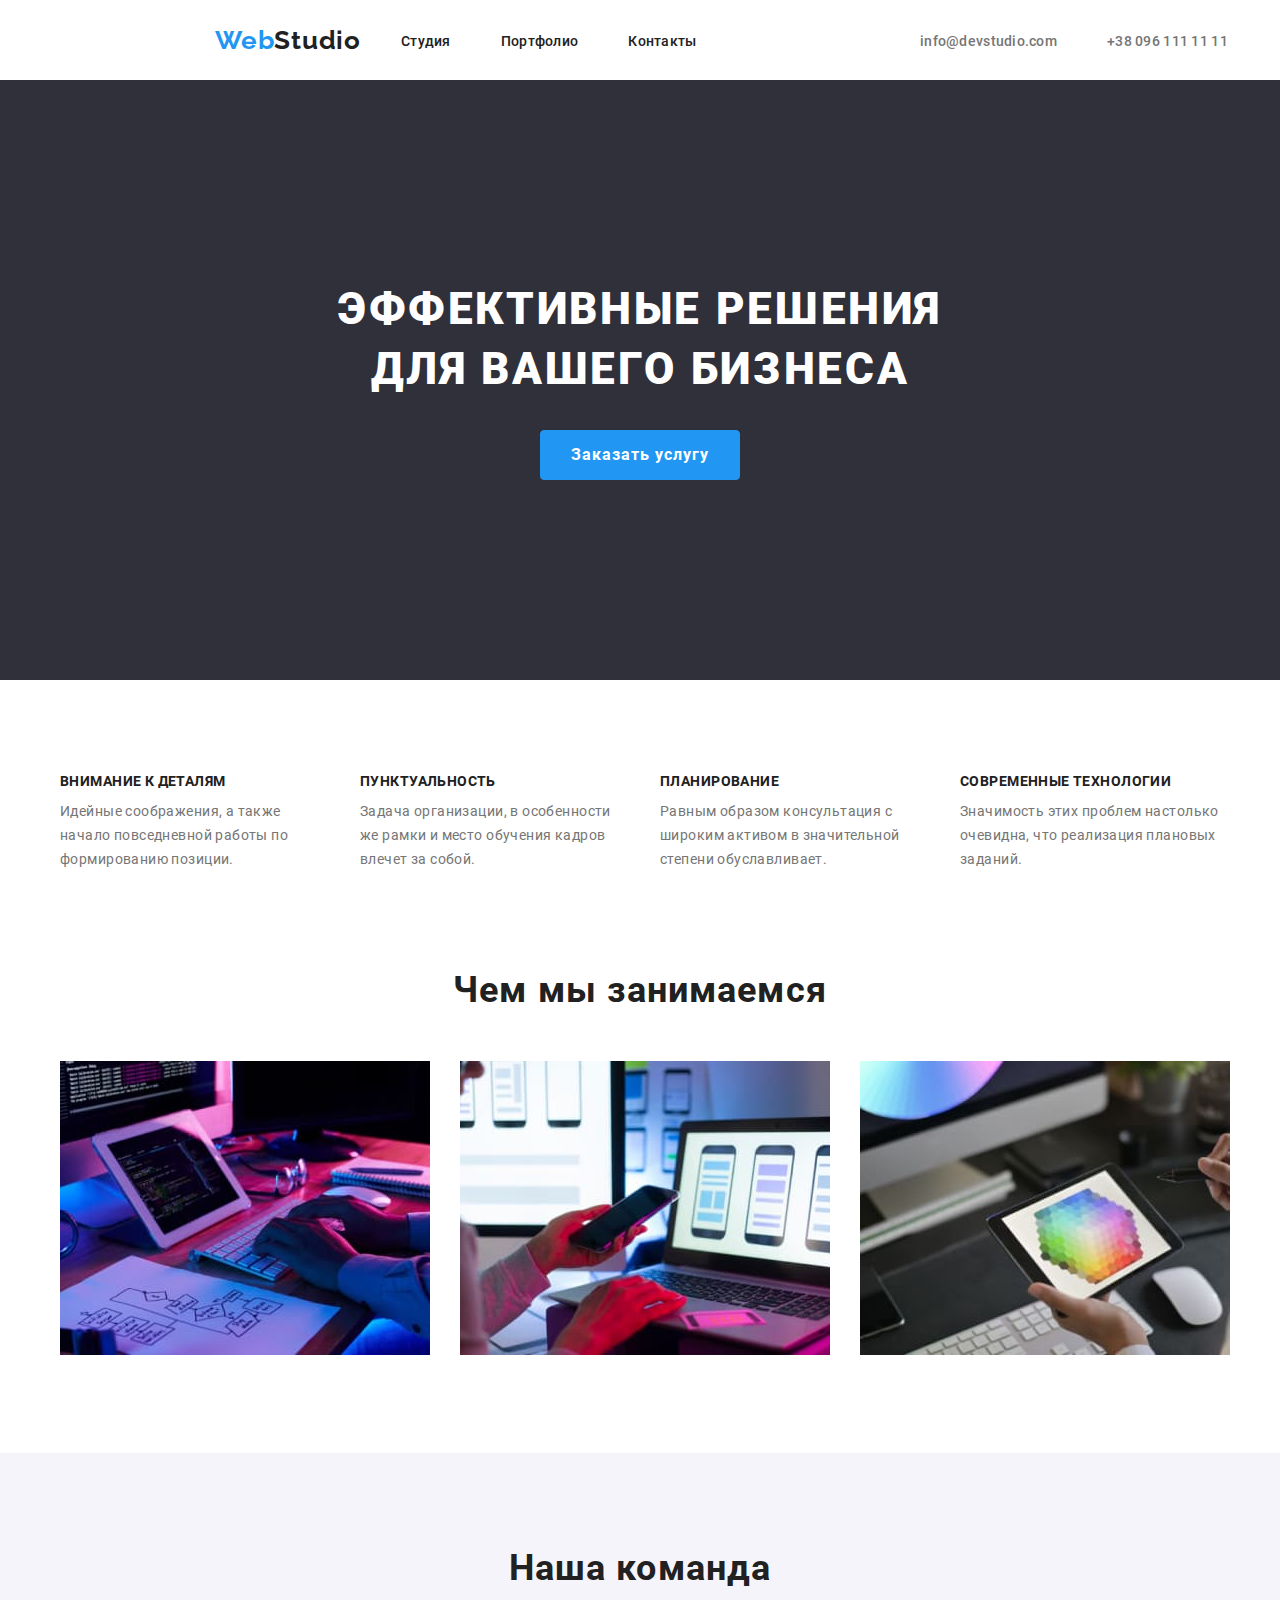
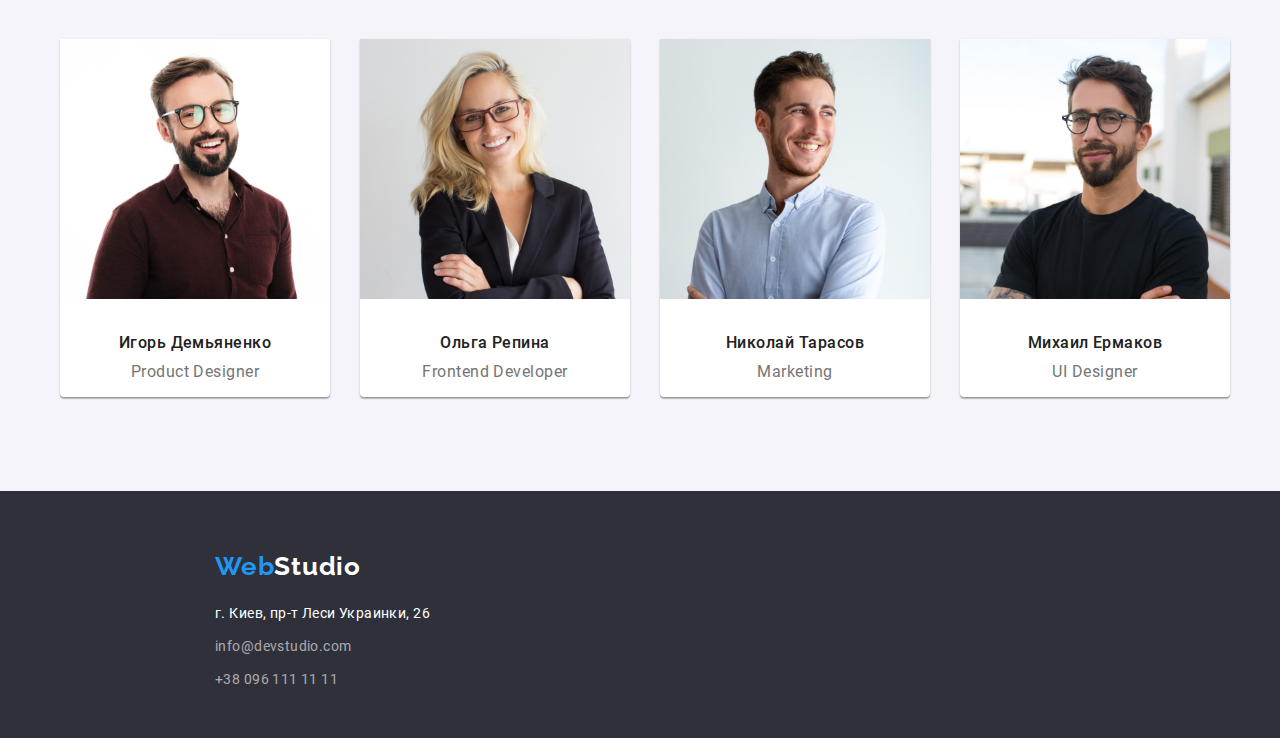
<file: index.html>
<!DOCTYPE html>
<html lang="ru">

<head>
    <meta charset="UTF-8">
    <meta http-equiv="X-UA-Compatible" content="IE=edge">
    <meta name="viewport" content="width=device-width, initial-scale=1.0">
    <title>Web Studio</title>

    <link rel="stylesheet" href="css/fonts.css">
    <link rel="stylesheet" href="css/styles.css">
</head>

<body>
    <header class="header">
        <div class="header-container">
            <nav class="header-navbar">
                <a class="logo logo-header" href="#">
                    <span>Web</span><span>Studio</span>
                </a>
                <ul class="nav-menu">
                    <li class="nav-item"><a href="index.html">Студия</a></li>
                    <li class="nav-item"><a href="portfolio.html">Портфолио</a></li>
                    <li class="nav-item"><a href="#">Контакты</a></li>
                </ul>
            </nav>
            <ul class="header-contact-list">
                <li class="contact-item">
                    <a href="mailto:info@devstudio.com">info@devstudio.com</a>
                </li>
                <li class="contact-item">
                    <a href="tel:+380961111111">+38 096 111 11 11</a>
                </li>
            </ul>
        </div>
    </header>
    <main>
        <section class="hero">
            <h1 class="hero-title">Эффективные решения для вашего бизнеса</h1>
            <button class="btn order-btn" type="button">Заказать услугу</button>
        </section>
        <section class="details">
            <ul class="detail-list">
                <li class="detail-item">
                    <h3 class="detail-title">Внимание к деталям</h3>
                    <p class="detail-descr">Идейные соображения, а также начало повседневной работы по формированию позиции.</p>
                </li>
                <li class="detail-item">
                    <h3 class="detail-title">Пунктуальность</h3>
                    <p class="detail-descr">Задача организации, в особенности же рамки и место обучения кадров влечет за собой.</p>
                </li>
                <li class="detail-item">
                    <h3 class="detail-title">Планирование</h3>
                    <p class="detail-descr">Равным образом консультация с широким активом в значительной степени обуславливает.</p>
                </li>
                <li class="detail-item">
                    <h3 class="detail-title">Современные технологии</h3>
                    <p class="detail-descr">Значимость этих проблем настолько очевидна, что реализация плановых заданий.</p>
                </li>
            </ul>
        </section>
        <section class="activity">
            <h2 class="activity-title">Чем мы занимаемся</h2>
            <ul class="img-activity-container">
                <li class="activity-item">
                    <img src="images/development.jpg" alt="Разработка" width="370">
                </li>
                <li class="activity-item">
                    <img src="images/web-ui.jpg" alt="Верстка" width="370">
                </li>
                <li class="activity-item">
                    <img src="images/design.jpg" alt="Веб-дизайн" width="370">
                </li>
            </ul>
        </section>
        <section class="team">
            <h2 class="team-title">Наша команда</h2>
            <ul class="img-team-container">
                <li class="team-item">
                    <img src="images/product-designer.jpg" alt="Игорь Демьяненко, Product Designer" width="270">
                    <p class="teammate">Игорь Демьяненко</p>
                    <p class="position">Product Designer</p>
                </li>
                <li class="team-item">
                    <img src="images/frontend-developer.jpg" alt="Ольга Репина, Frontend Developer" width="270">
                    <p class="teammate">Ольга Репина</p>
                    <p class="position">Frontend Developer</p>
                </li>
                <li class="team-item">
                    <img src="images/marketing.jpg" alt="Николай Тарасов, Marketing" width="270">
                    <p class="teammate">Николай Тарасов</p>
                    <p class="position">Marketing</p>
                </li>
                <li class="team-item">
                    <img src="images/ui-designer.jpg" alt="Михаил Ермаков, UI Designer" width="270">
                    <p class="teammate">Михаил Ермаков</p>
                    <p class="position">UI Designer</p>
                </li>
            </ul>
        </section>
    </main>
    <footer class="footer">
        <a href="#" class="logo logo-footer">
            <span>Web</span><span>Studio</span>
        </a>
        <address class="footer-address">
          <ul class="address-list">
              <li class="address-item"><a class="footer-link address-link" href="#">г. Киев, пр-т Леси Украинки, 26</a></li>
              <li class="address-item"><a class="footer-link" href="mailto:info@devstudio.com">info@devstudio.com</a> </li>
              <li class="address-item"><a class="footer-link" href="tel:+380961111111">+38 096 111 11 11</a> </li>
          </ul>
      </address>
    </footer>
</body>

</html>
</file>
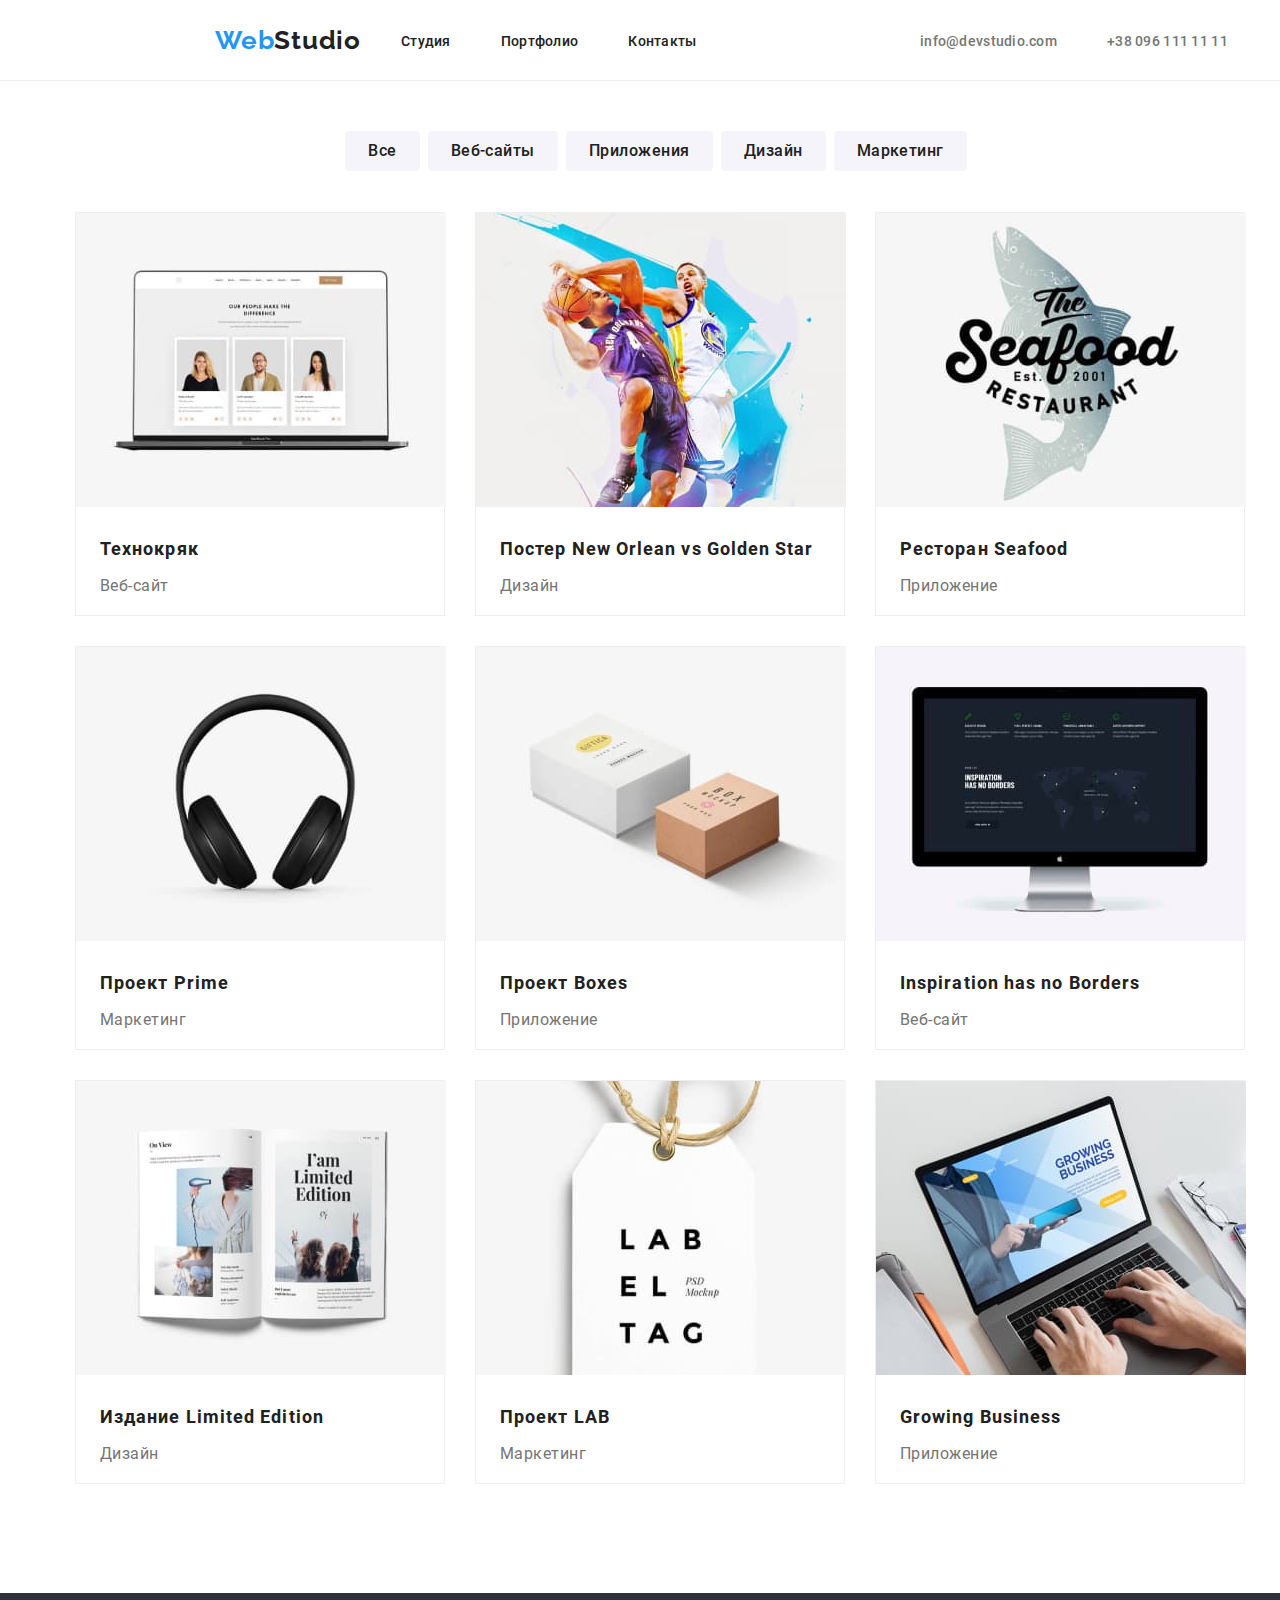
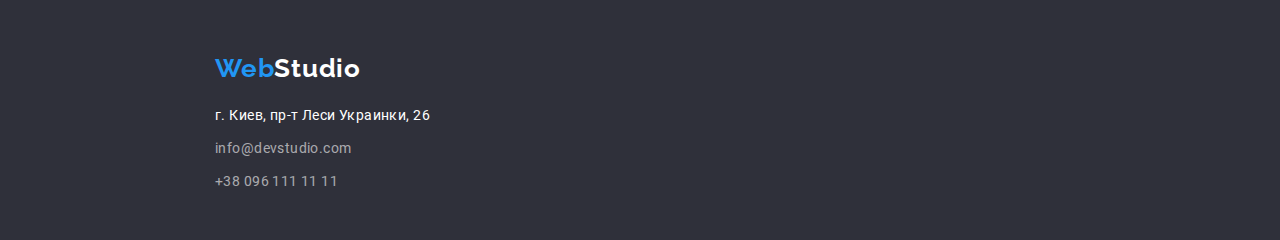
<file: portfolio.html>
<!DOCTYPE html>
<html lang="ru">

<head>
    <meta charset="UTF-8">
    <meta http-equiv="X-UA-Compatible" content="IE=edge">
    <meta name="viewport" content="width=device-width, initial-scale=1.0">
    <title>Portfolio</title>
    <link rel="stylesheet" href="css/fonts.css">
    <link rel="stylesheet" href="css/styles.css">
</head>

<body>
    <header class="header header-border-bottom">
        <div class="header-container">
            <nav class="header-navbar">
                <a class="logo logo-header" href="#">
                    <span>Web</span><span>Studio</span>
                </a>
                <ul class="nav-menu">
                    <li class="nav-item"><a href="index.html">Студия</a></li>
                    <li class="nav-item"><a href="portfolio.html">Портфолио</a></li>
                    <li class="nav-item"><a href="#">Контакты</a></li>
                </ul>
            </nav>
            <ul class="header-contact-list">
                <li class="contact-item">
                    <a href="mailto:info@devstudio.com">info@devstudio.com</a>
                </li>
                <li class="contact-item">
                    <a href="tel:+380961111111">+38 096 111 11 11</a>
                </li>
            </ul>
        </div>
    </header>
    <main class="main">
        <section class="works">
            <ul class="filter-buttons">
                <li class="filter-button-item">
                    <button type="button" class="btn btn-filter">Все</button>
                </li>
                <li class="filter-button-item">
                    <button type="button" class="btn btn-filter">Веб-сайты</button>
                </li>
                <li class="filter-button-item">
                    <button type="button" class="btn btn-filter">Приложения</button>
                </li>
                <li class="filter-button-item">
                    <button type="button" class="btn btn-filter">Дизайн</button>
                </li>
                <li class="filter-button-item">
                    <button type="button" class="btn btn-filter">Маркетинг</button>
                </li>
            </ul>
            <ul class="work-list">
                <li class="work-item">
                    <img src="images/portfolio/portfolio1.jpg" alt="Веб-сайт: Технокряк" width="370">
                    <h3 class="work-title">Технокряк</h3>
                    <p class="work-descr">Веб-сайт</p>
                </li>
                <li class="work-item">
                    <img src="images/portfolio/portfolio2.jpg" alt="Дизайн: Постер New Orlean vs Golden Star" width="370">
                    <h3 class="work-title">Постер New Orlean vs Golden Star</h3>
                    <p class="work-descr">Дизайн</p>
                </li>
                <li class="work-item">
                    <img src="images/portfolio/portfolio-1.jpg" alt="Приложение: Ресторан Seafood" width="370">
                    <h3 class="work-title">Ресторан Seafood</h3>
                    <p class="work-descr">Приложение</p>
                </li>
                <li class="work-item">
                    <img src="images/portfolio/portfolio-2.jpg" alt="Маркетинг: Проект Prime" width="370">
                    <h3 class="work-title">Проект Prime</h3>
                    <p class="work-descr">Маркетинг</p>
                </li>
                <li class="work-item">
                    <img src="images/portfolio/portfolio5.jpg" alt="Приложение: Проект Boxes" width="370">
                    <h3 class="work-title">Проект Boxes</h3>
                    <p class="work-descr">Приложение</p>
                </li>
                <li class="work-item">
                    <img src="images/portfolio/111.jpg" alt="Веб-сайт: Inspiration has no Borders" width="370">
                    <h3 class="work-title">Inspiration has no Borders</h3>
                    <p class="work-descr">Веб-сайт</p>
                </li>
                <li class="work-item">
                    <img src="images/portfolio/portfolio7.jpg" alt="Дизайн: Издание Limited Edition" width="370">
                    <h3 class="work-title">Издание Limited Edition</h3>
                    <p class="work-descr">Дизайн</p>
                </li>
                <li class="work-item">
                    <img src="images/portfolio/portfolio8.jpg" alt="Маркетинг: Проект LAB" width="370">
                    <h3 class="work-title">Проект LAB</h3>
                    <p class="work-descr">Маркетинг</p>
                </li>
                <li class="work-item">
                    <img src="images/portfolio/2910404.jpg" alt="Приложение: Growing Business" width="370">
                    <h3 class="work-title">Growing Business</h3>
                    <p class="work-descr">Приложение</p>
                </li>
            </ul>
        </section>
    </main>
    <footer class="footer">
        <a href="#" class="logo logo-footer">
            <span>Web</span><span>Studio</span>
        </a>
        <address class="footer-address">
            <ul class="address-list">
                <li class="address-item"><a class="footer-link address-link" href="#">г. Киев, пр-т Леси Украинки, 26</a></li>
                <li class="address-item"><a class="footer-link" href="mailto:info@devstudio.com">info@devstudio.com</a> </li>
                <li class="address-item"><a class="footer-link" href="tel:+380961111111">+38 096 111 11 11</a> </li>
            </ul>
        </address>
    </footer>
</body>

</html>
</file>
<file: css/fonts.css>
/* Roboto 400 cyrillic */
  @font-face {
    font-family: 'Roboto';
    font-style: normal;
    font-weight: 400;
    font-display: swap;
    src: url(../css/fonts/Roboto-cyrillic-400.woff2) format('woff2');
    unicode-range: U+0400-045F, U+0490-0491, U+04B0-04B1, U+2116;
  }

  /* Roboto 400 latin */
@font-face {
    font-family: 'Roboto';
    font-style: normal;
    font-weight: 400;
    font-display: swap;
    src: url(../css/fonts/Roboto-latin-400.woff2) format('woff2');
    unicode-range: U+0000-00FF, U+0131, U+0152-0153, U+02BB-02BC, U+02C6, U+02DA, U+02DC, U+2000-206F, U+2074, U+20AC, U+2122, U+2191, U+2193, U+2212, U+2215, U+FEFF, U+FFFD;
  }

  /* Roboto 500 cyrillic */
@font-face {
    font-family: 'Roboto';
    font-style: normal;
    font-weight: 500;
    font-display: swap;
    src: url(../css/fonts/Roboto-cyrillic-500.woff2) format('woff2');
    unicode-range: U+0400-045F, U+0490-0491, U+04B0-04B1, U+2116;
  }

  /* Roboto 500 latin */
@font-face {
    font-family: 'Roboto';
    font-style: normal;
    font-weight: 500;
    font-display: swap;
    src: url(../css/fonts/Roboto-latin-500.woff2) format('woff2');
    unicode-range: U+0000-00FF, U+0131, U+0152-0153, U+02BB-02BC, U+02C6, U+02DA, U+02DC, U+2000-206F, U+2074, U+20AC, U+2122, U+2191, U+2193, U+2212, U+2215, U+FEFF, U+FFFD;
  }

  /* Roboto 700 cyrillic */
  @font-face {
    font-family: 'Roboto';
    font-style: normal;
    font-weight: 700;
    font-display: swap;
    src: url(../css/fonts/Roboto-cyrillic-700.woff2) format('woff2');
    unicode-range: U+0400-045F, U+0490-0491, U+04B0-04B1, U+2116;
  }

  /* Roboto 700 latin */
@font-face {
    font-family: 'Roboto';
    font-style: normal;
    font-weight: 700;
    font-display: swap;
    src: url(../css/fonts/Roboto-latin-700.woff2) format('woff2');
    unicode-range: U+0000-00FF, U+0131, U+0152-0153, U+02BB-02BC, U+02C6, U+02DA, U+02DC, U+2000-206F, U+2074, U+20AC, U+2122, U+2191, U+2193, U+2212, U+2215, U+FEFF, U+FFFD;
  }

  /* Roboto 900 cyrillic */
  @font-face {
    font-family: 'Roboto';
    font-style: normal;
    font-weight: 900;
    font-display: swap;
    src: url(../css/fonts/Roboto-cyrillic-900.woff2) format('woff2');
    unicode-range: U+0400-045F, U+0490-0491, U+04B0-04B1, U+2116;
  }

  /* Roboto 900 latin */
@font-face {
    font-family: 'Roboto';
    font-style: normal;
    font-weight: 900;
    font-display: swap;
    src: url(../css/fonts/Roboto-latin-900.woff2) format('woff2');
    unicode-range: U+0000-00FF, U+0131, U+0152-0153, U+02BB-02BC, U+02C6, U+02DA, U+02DC, U+2000-206F, U+2074, U+20AC, U+2122, U+2191, U+2193, U+2212, U+2215, U+FEFF, U+FFFD;
  }

  /* Raleway 700 cyrillic */
@font-face {
    font-family: 'Raleway';
    font-style: normal;
    font-weight: 700;
    font-display: swap;
    src: url(../css/fonts/Raleway-cyrillic-700.woff2) format('woff2');
    unicode-range: U+0400-045F, U+0490-0491, U+04B0-04B1, U+2116;
  }

  /* Raleway 700 latin */
@font-face {
    font-family: 'Raleway';
    font-style: normal;
    font-weight: 700;
    font-display: swap;
    src: url(../css/fonts/Raleway-latin-700.woff2) format('woff2');
    unicode-range: U+0000-00FF, U+0131, U+0152-0153, U+02BB-02BC, U+02C6, U+02DA, U+02DC, U+2000-206F, U+2074, U+20AC, U+2122, U+2191, U+2193, U+2212, U+2215, U+FEFF, U+FFFD;
  }
</file>
<file: css/styles.css>
:root {
    --bg-color: #ffffff;
    --main-color: #212121;
    --border-color: #ececec;
    --hover-color: #2196f3;
    --secondary-color: #757575;
    --button-border-color: #f5f4fa;
    --item-border-color: #eeeeee;
    --alt-bg-color: #2f303a;
    --footer-link-color: rgba(255, 255, 255, 0.6);
}


/* Для всього тіла сторінки */

body {
    color: var(--main-color);
    background-color: var(--bg-color);
    font-family: "Roboto", sans-serif;
    margin: 0;
    padding: 0;
}

.visually-hidden {
    position: absolute;
    width: 1px;
    height: 1px;
    margin: -1px;
    border: 0;
    padding: 0;
    white-space: nowrap;
    clip-path: inset(100%);
    clip: rect(0 0 0 0);
    overflow: hidden;
}


/* шапка сторінки */

.header {
    min-height: 80px;
}

.header-border-bottom {
    border-bottom: 1px solid var(--border-color);
}


/* контейнер шапки (flex) */

.header-container {
    display: flex;
    justify-content: space-between;
    align-items: center;
    padding-top: 15px;
}


/* Панель навігації шапки - nav */

.header-navbar {
    display: flex;
    align-items: center;
}


/* Меню навігації */

.nav-menu {
    display: flex;
    list-style: none;
}


/* елементи меню навігації і контактів шапки */

.nav-item:not(:last-child),
.contact-item {
    display: block;
    margin-right: 50px;
}


/* перший елемент контактів шапки */

.contact-item:first-child {
    margin-left: 50px;
}


/* посилання в елементах меню шапки */

.nav-item a {
    font-family: "Roboto";
    font-weight: 500;
    font-size: 14px;
    line-height: 1.14;
    letter-spacing: 0.02em;
    text-decoration: none;
    color: var(--main-color);
}


/* hover і focus посилання в елементах меню шапки */

.nav-item a:hover,
.nav-item a:focus {
    color: var(--hover-color);
}


/* список контактів в шапці */

.header-contact-list {
    padding: 0;
    display: flex;
    list-style: none;
    min-width: 410px;
}


/* посилання в елементах списку контакців шапки */

.contact-item a {
    font-family: "Roboto";
    font-weight: 500;
    font-size: 14px;
    line-height: 1.14;
    letter-spacing: 0.02em;
    text-decoration: none;
    color: var(--secondary-color);
}


/* hover і focus посилання в елементах меню шапки */

.contact-item a:hover,
.contact-item a:focus {
    color: var(--hover-color);
}


/* текстовий логотип */

.logo {
    text-decoration: none;
    font-family: "Raleway", sans-serif;
    font-weight: 700;
    font-size: 26px;
    color: var(--main-color);
    line-height: 1.19;
    letter-spacing: 0.03em;
}


/* правило для логотипу лище в хедері */

.logo-header {
    margin-left: 215px;
}


/* преша частина текстового логотипу */

.logo>span:first-child {
    color: var(--hover-color);
}


/* для всіх кнопок */

.btn {
    cursor: pointer;
}


/****************************/


/*      portfolio.html      */


/****************************/


/*тег main*/

.main {
    margin-top: 50px;
}


/* список секції фільтру */

.filter-buttons {
    display: flex;
    list-style: none;
    justify-content: center;
    flex-wrap: wrap;
}


/* елемент списку фільтру */

.filter-button-item {
    margin-right: 8px;
}


/* кнопки у фільтрі */

.btn-filter {
    padding-left: 22px;
    padding-right: 22px;
    padding-top: 6px;
    padding-bottom: 6px;
    font-family: Roboto;
    font-size: 16px;
    font-weight: 500;
    color: var(--main-color);
    background-color: var(--button-border-color);
    border: 1px solid var(--button-border-color);
    border-radius: 4px;
    margin-bottom: 10px;
    line-height: 1.62;
    letter-spacing: 0.03em;
}


/* hover і focus кнопки у фільтрі */

.btn-filter:hover,
.btn-filter:focus {
    background-color: var(--hover-color);
    border: 1px solid var(--hover-color);
    color: var(--bg-color);
    box-shadow: 0px 3px 1px rgba(0, 0, 0, 0.1), 0px 1px 2px rgba(0, 0, 0, 0.08), 0px 2px 2px rgba(0, 0, 0, 0.12);
}


/* секція демонстративних робіт портфоліо */

.works {
    margin-top: 40px;
    margin-bottom: 94px;
}


/* список робіт */

.work-list {
    list-style: none;
    display: flex;
    max-width: 1200px;
    margin: 0 auto;
    flex-wrap: wrap;
}


/* елемент списку робіт */

.work-item {
    width: 370px;
    height: 404px;
    margin: 15px;
    border: 1px solid var(--item-border-color);
    box-sizing: border-box;
}


/* заголовки елементів списку робіт */

.work-title {
    font-weight: 700;
    font-size: 18px;
    line-height: 2;
    letter-spacing: 0.06em;
    margin-bottom: 0;
    margin-top: 20px;
    margin-left: 24px;
}


/* тексти елементів списку робіт  */

.work-descr {
    font-weight: 400;
    font-size: 16px;
    line-height: 1.88;
    letter-spacing: 0.03em;
    margin-bottom: 0;
    margin-top: 4px;
    margin-left: 24px;
    color: var(--secondary-color);
}


/****************************/


/*        index.html        */


/****************************/


/* секція hero */

.hero {
    height: 400px;
    background-color: var(--alt-bg-color);
    padding-top: 200px;
    text-align: center;
}


/* основний надпис секції */

.hero-title {
    margin: 0 auto;
    width: 696px;
    font-family: "Roboto";
    font-weight: 900;
    font-size: 44px;
    line-height: 1.36;
    text-align: center;
    letter-spacing: 0.06em;
    text-transform: uppercase;
    color: var(--bg-color);
}


/* основна (і єдина) кнопка в hero - замовити  */

.order-btn {
    width: 200px;
    height: 50px;
    margin-top: 30px;
    background-color: var(--hover-color);
    border: 1px solid var(--hover-color);
    border-radius: 4px;
    font-family: "Roboto";
    font-weight: 700;
    font-size: 16px;
    line-height: 1.88;
    text-align: center;
    letter-spacing: 0.06em;
    color: var(--bg-color);
}

.order-btn:hover,
.order-btn:focus {
    box-shadow: 0px 4px 4px rgba(0, 0, 0, 0.15);
}


/* секція характеристик студії */

.details {
    margin-top: 94px;
}


/* список характеристик */

.detail-list {
    list-style: none;
    display: flex;
    max-width: 1200px;
    margin: 0 auto;
}


/* елемент списку характеристик */

.detail-item {
    min-width: 270px;
    max-width: 270px;
    height: 101px;
}


/* для відступу між елементами списку */

.detail-item:not(:last-child) {
    margin-right: 30px;
}


/* заголовки в елементах списку характерситик */

.detail-title {
    font-weight: 700;
    font-size: 14px;
    line-height: 1.14;
    letter-spacing: 0.03em;
    text-transform: uppercase;
    padding: 0;
    margin: 0;
}


/* текст в елементах списку характерситик */

.detail-descr {
    font-size: 14px;
    line-height: 1.71;
    letter-spacing: 0.03em;
    color: var(--secondary-color);
    margin: 0;
    margin-top: 10px;
}


/* секція - чим займається веб-студія */

.activity {
    margin-top: 94px;
}


/* заголовок секції зайнятості */

.activity-title {
    font-weight: 700;
    font-size: 36px;
    line-height: 1.17;
    text-align: center;
    letter-spacing: 0.03em;
    margin: 0;
    padding: 0;
}


/* список з зображеннями зайнятості */

.img-activity-container {
    display: flex;
    list-style: none;
    max-width: 1200px;
    margin: 0 auto;
    margin-top: 50px;
}


/* для відступу між елементами */

.activity-item:not(:last-child) {
    margin-right: 30px;
}


/* секція опису команди */

.team {
    margin-top: 94px;
    background-color: var(--button-border-color);
    padding-bottom: 94px;
    padding-top: 94px;
}


/* заголовк секції команди */

.team-title {
    font-weight: 700;
    font-size: 36px;
    line-height: 1.17;
    text-align: center;
    letter-spacing: 0.03em;
    color: var(--main-color);
    margin: 0;
    padding: 0;
}


/* список працівників компанії з зображеннями */

.img-team-container {
    display: flex;
    list-style: none;
    max-width: 1200px;
    margin: 0 auto;
}


/* елемент списку - працівник */

.team-item {
    margin-top: 50px;
    background: var(--bg-color);
    /* material shadow v1 */
    box-shadow: 0px 1px 3px rgba(0, 0, 0, 0.12), 0px 1px 1px rgba(0, 0, 0, 0.14), 0px 2px 1px rgba(0, 0, 0, 0.2);
    border-radius: 0px 0px 4px 4px;
}


/* для відсупу між елементами */

.team-item:not(:last-child) {
    margin-right: 30px;
}


/* Прізвище, ім'я - як тайтл */

.teammate {
    font-weight: 500;
    font-size: 16px;
    line-height: 1.19;
    letter-spacing: 0.03em;
    text-align: center;
    margin: 0;
    padding: 0;
    margin-top: 30px;
}


/* посада працівника */

.position {
    font-size: 16px;
    line-height: 1.19;
    text-align: center;
    letter-spacing: 0.03em;
    color: var(--secondary-color);
    margin-top: 10px;
}


/*****************************/


/*           футер           */


/*****************************/


/* футер */

.footer {
    background-color: var(--alt-bg-color);
    padding-top: 60px;
    padding-bottom: 30px;
    padding-left: 215px;
}


/* друга частина лого в футері */

.logo-footer span:last-child {
    color: var(--bg-color);
}


/* елемент address футеру */

.footer-address {
    margin-top: 20px;
}


/* список контактів у футері */

.address-list {
    list-style: none;
    padding-left: 0;
}


/* елементи списку контактів у футері */

.address-item {
    margin-top: 9px;
}


/* посилання контактів у футері */

.footer-link {
    font-style: normal;
    text-decoration: none;
    color: var(--footer-link-color);
    font-size: 14px;
    line-height: 1.71;
    letter-spacing: 0.03em;
}


/* притаманно лише для адреси */

.address-link {
    color: var(--bg-color);
}


/********/
</file>
